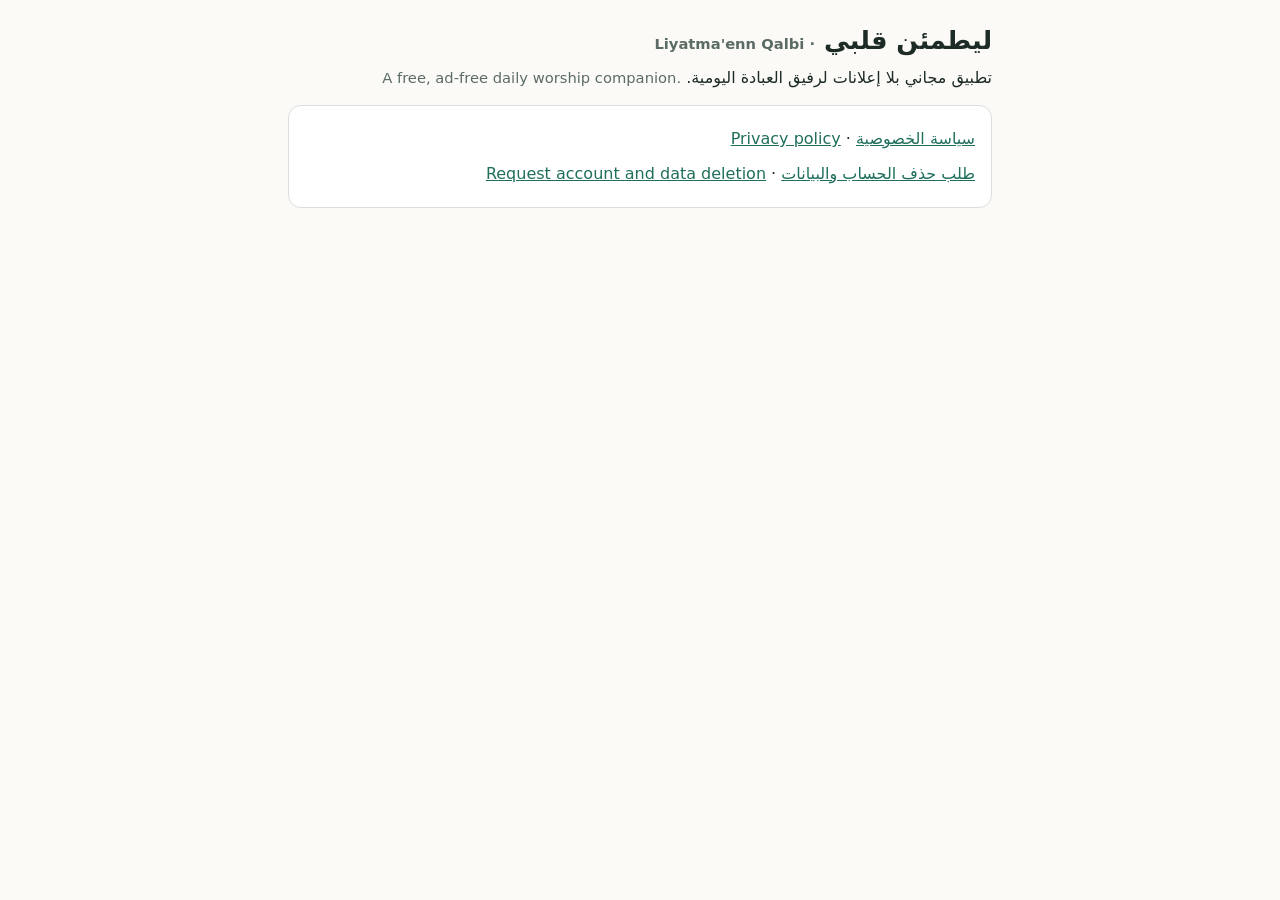
<file: index.html>
<!doctype html>
<html lang="ar" dir="rtl">
<head>
<meta charset="utf-8">
<meta name="viewport" content="width=device-width, initial-scale=1">
<title>ليطمئن قلبي · Liyatma'enn Qalbi</title>
<meta name="description" content="Privacy policy and account deletion for the Liyatma'enn Qalbi app.">
<link rel="stylesheet" href="style.css">
</head>
<body>
<main>
<h1>ليطمئن قلبي <span class="muted">· Liyatma'enn Qalbi</span></h1>
<p>تطبيق مجاني بلا إعلانات لرفيق العبادة اليومية. <span class="muted" dir="ltr" lang="en">A free, ad-free daily worship companion.</span></p>
<div class="card">
<p><a href="privacy.html">سياسة الخصوصية</a> · <a href="privacy.html#en" lang="en" dir="ltr">Privacy policy</a></p>
<p><a href="delete-account.html">طلب حذف الحساب والبيانات</a> · <a href="delete-account.html#en" lang="en" dir="ltr">Request account and data deletion</a></p>
</div>
</main>
</body>
</html>
</file>
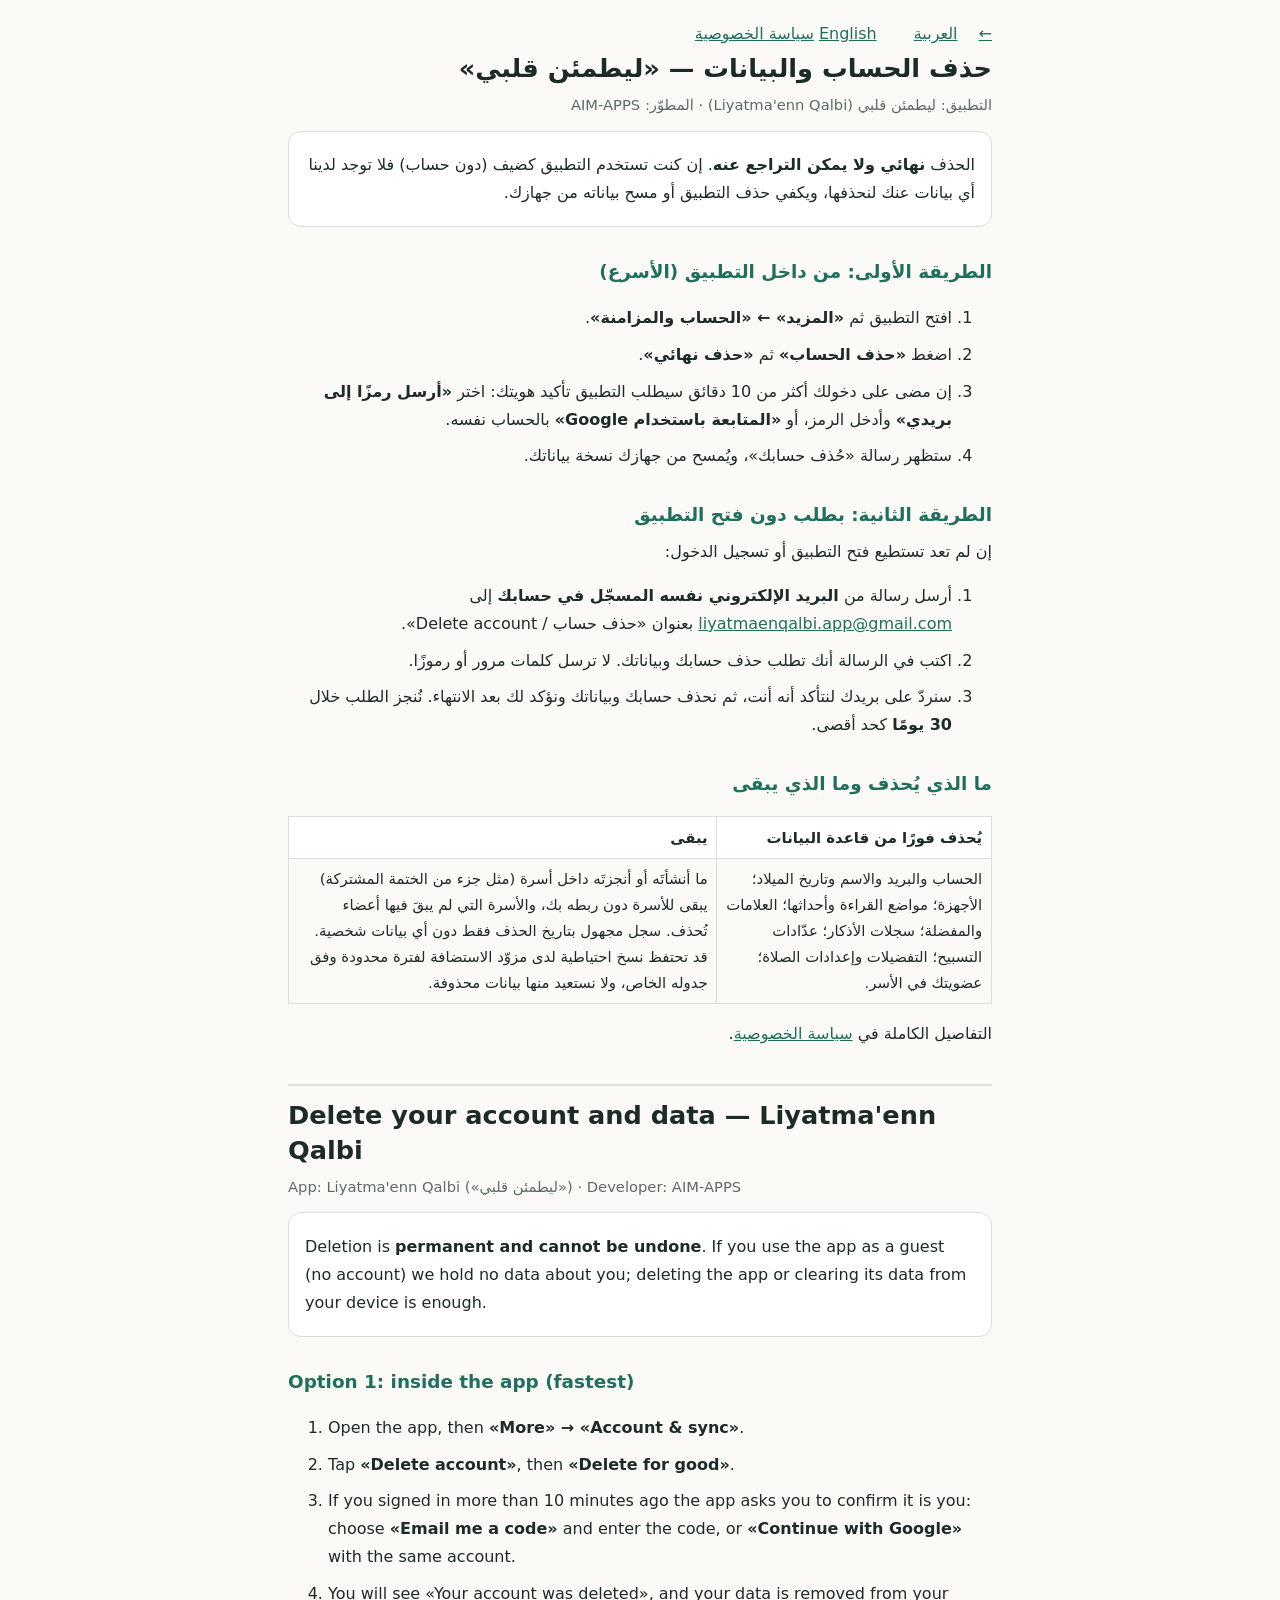
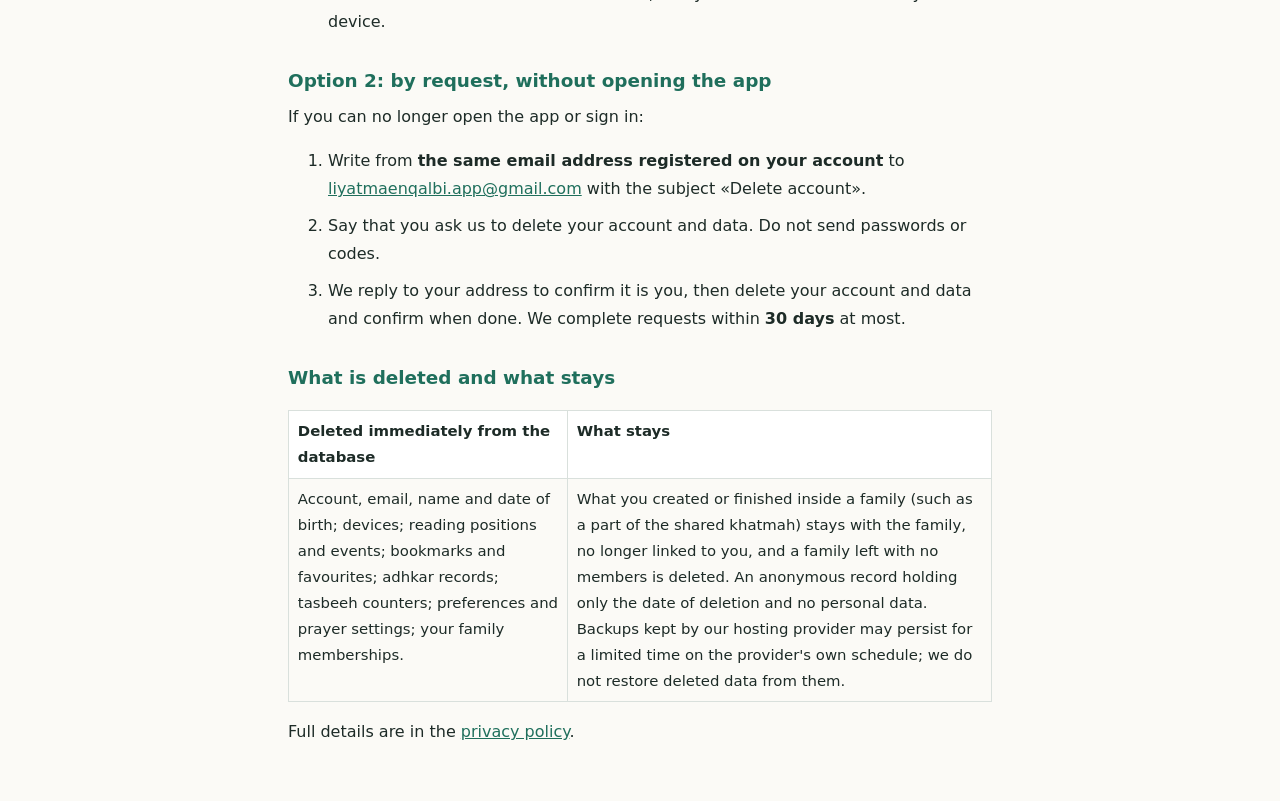
<file: delete-account.html>
<!doctype html>
<html lang="ar" dir="rtl">
<head>
<meta charset="utf-8">
<meta name="viewport" content="width=device-width, initial-scale=1">
<title>حذف الحساب والبيانات · Delete account and data — ليطمئن قلبي</title>
<meta name="description" content="How to delete your Liyatma'enn Qalbi account and data, in the app or by request.">
<link rel="stylesheet" href="style.css">
</head>
<body>
<main>
<nav><a href="index.html">←</a> <a href="#ar">العربية</a> <a href="#en" lang="en" dir="ltr">English</a> <a href="privacy.html">سياسة الخصوصية</a></nav>

<section id="ar" lang="ar" dir="rtl">
<h1>حذف الحساب والبيانات — «ليطمئن قلبي»</h1>
<p class="muted">التطبيق: ليطمئن قلبي (Liyatma'enn Qalbi) · المطوّر: AIM-APPS</p>

<div class="card"><p>الحذف <strong>نهائي ولا يمكن التراجع عنه</strong>. إن كنت تستخدم التطبيق كضيف (دون حساب) فلا توجد لدينا أي بيانات عنك لنحذفها، ويكفي حذف التطبيق أو مسح بياناته من جهازك.</p></div>

<h2>الطريقة الأولى: من داخل التطبيق (الأسرع)</h2>
<ol>
<li>افتح التطبيق ثم <strong>«المزيد» ← «الحساب والمزامنة»</strong>.</li>
<li>اضغط <strong>«حذف الحساب»</strong> ثم <strong>«حذف نهائي»</strong>.</li>
<li>إن مضى على دخولك أكثر من 10 دقائق سيطلب التطبيق تأكيد هويتك: اختر <strong>«أرسل رمزًا إلى بريدي»</strong> وأدخل الرمز، أو <strong>«المتابعة باستخدام Google»</strong> بالحساب نفسه.</li>
<li>ستظهر رسالة «حُذف حسابك»، ويُمسح من جهازك نسخة بياناتك.</li>
</ol>

<h2>الطريقة الثانية: بطلب دون فتح التطبيق</h2>
<p>إن لم تعد تستطيع فتح التطبيق أو تسجيل الدخول:</p>
<ol>
<li>أرسل رسالة من <strong>البريد الإلكتروني نفسه المسجّل في حسابك</strong> إلى <a href="mailto:liyatmaenqalbi.app@gmail.com?subject=%D8%AD%D8%B0%D9%81%20%D8%AD%D8%B3%D8%A7%D8%A8%20Delete%20account">liyatmaenqalbi.app@gmail.com</a> بعنوان «حذف حساب / Delete account».</li>
<li>اكتب في الرسالة أنك تطلب حذف حسابك وبياناتك. لا ترسل كلمات مرور أو رموزًا.</li>
<li>سنردّ على بريدك لنتأكد أنه أنت، ثم نحذف حسابك وبياناتك ونؤكد لك بعد الانتهاء. نُنجز الطلب خلال <strong>30 يومًا</strong> كحد أقصى.</li>
</ol>

<h2>ما الذي يُحذف وما الذي يبقى</h2>
<div class="table-wrap"><table>
<tr><th>يُحذف فورًا من قاعدة البيانات</th><th>يبقى</th></tr>
<tr><td>الحساب والبريد والاسم وتاريخ الميلاد؛ الأجهزة؛ مواضع القراءة وأحداثها؛ العلامات والمفضلة؛ سجلات الأذكار؛ عدّادات التسبيح؛ التفضيلات وإعدادات الصلاة؛ عضويتك في الأسر.</td>
<td>ما أنشأتَه أو أنجزتَه داخل أسرة (مثل جزء من الختمة المشتركة) يبقى للأسرة دون ربطه بك، والأسرة التي لم يبقَ فيها أعضاء تُحذف. سجل مجهول بتاريخ الحذف فقط دون أي بيانات شخصية. قد تحتفظ نسخ احتياطية لدى مزوّد الاستضافة لفترة محدودة وفق جدوله الخاص، ولا نستعيد منها بيانات محذوفة.</td></tr>
</table></div>

<p>التفاصيل الكاملة في <a href="privacy.html">سياسة الخصوصية</a>.</p>
</section>

<section id="en" class="lang" lang="en" dir="ltr">
<h1>Delete your account and data — Liyatma'enn Qalbi</h1>
<p class="muted">App: Liyatma'enn Qalbi («ليطمئن قلبي») · Developer: AIM-APPS</p>

<div class="card"><p>Deletion is <strong>permanent and cannot be undone</strong>. If you use the app as a guest (no account) we hold no data about you; deleting the app or clearing its data from your device is enough.</p></div>

<h2>Option 1: inside the app (fastest)</h2>
<ol>
<li>Open the app, then <strong>«More» → «Account &amp; sync»</strong>.</li>
<li>Tap <strong>«Delete account»</strong>, then <strong>«Delete for good»</strong>.</li>
<li>If you signed in more than 10 minutes ago the app asks you to confirm it is you: choose <strong>«Email me a code»</strong> and enter the code, or <strong>«Continue with Google»</strong> with the same account.</li>
<li>You will see «Your account was deleted», and your data is removed from your device.</li>
</ol>

<h2>Option 2: by request, without opening the app</h2>
<p>If you can no longer open the app or sign in:</p>
<ol>
<li>Write from <strong>the same email address registered on your account</strong> to <a href="mailto:liyatmaenqalbi.app@gmail.com?subject=Delete%20account">liyatmaenqalbi.app@gmail.com</a> with the subject «Delete account».</li>
<li>Say that you ask us to delete your account and data. Do not send passwords or codes.</li>
<li>We reply to your address to confirm it is you, then delete your account and data and confirm when done. We complete requests within <strong>30 days</strong> at most.</li>
</ol>

<h2>What is deleted and what stays</h2>
<div class="table-wrap"><table>
<tr><th>Deleted immediately from the database</th><th>What stays</th></tr>
<tr><td>Account, email, name and date of birth; devices; reading positions and events; bookmarks and favourites; adhkar records; tasbeeh counters; preferences and prayer settings; your family memberships.</td>
<td>What you created or finished inside a family (such as a part of the shared khatmah) stays with the family, no longer linked to you, and a family left with no members is deleted. An anonymous record holding only the date of deletion and no personal data. Backups kept by our hosting provider may persist for a limited time on the provider's own schedule; we do not restore deleted data from them.</td></tr>
</table></div>

<p>Full details are in the <a href="privacy.html#en">privacy policy</a>.</p>
</section>
</main>
</body>
</html>
</file>
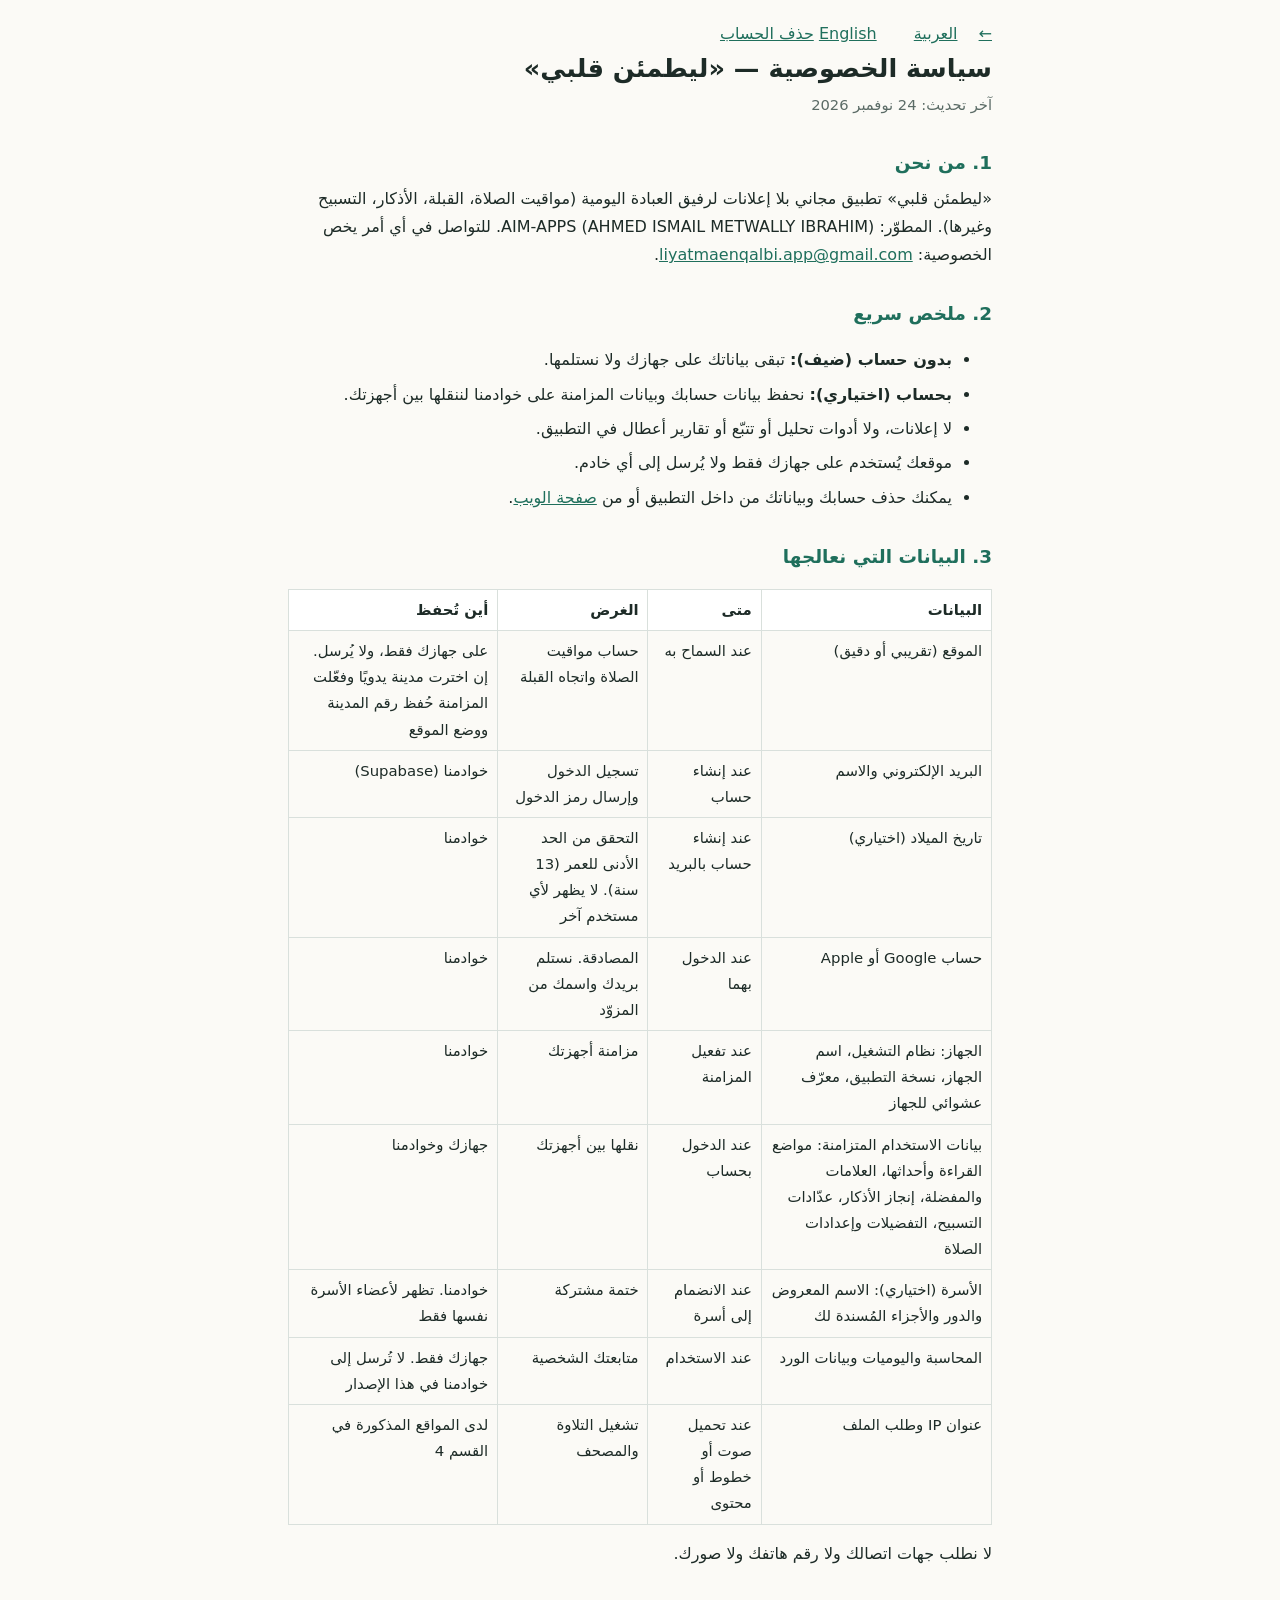
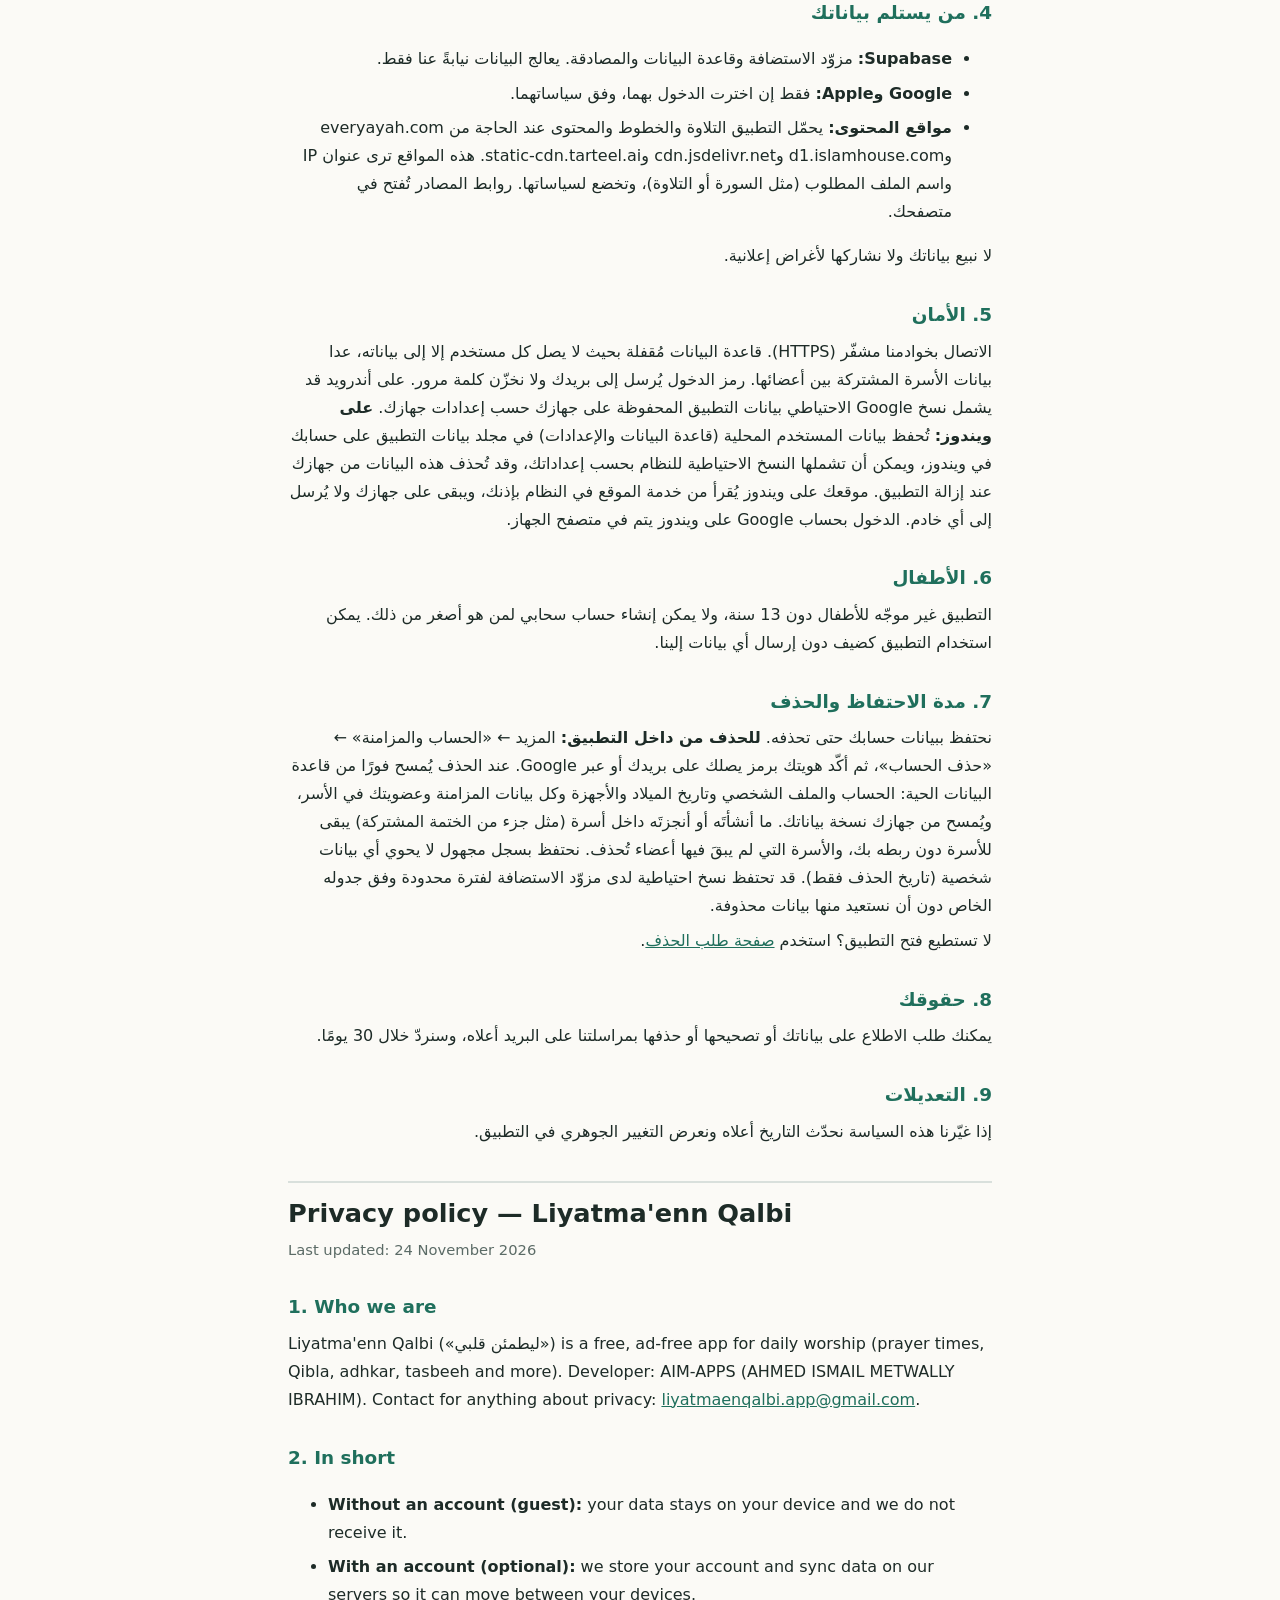
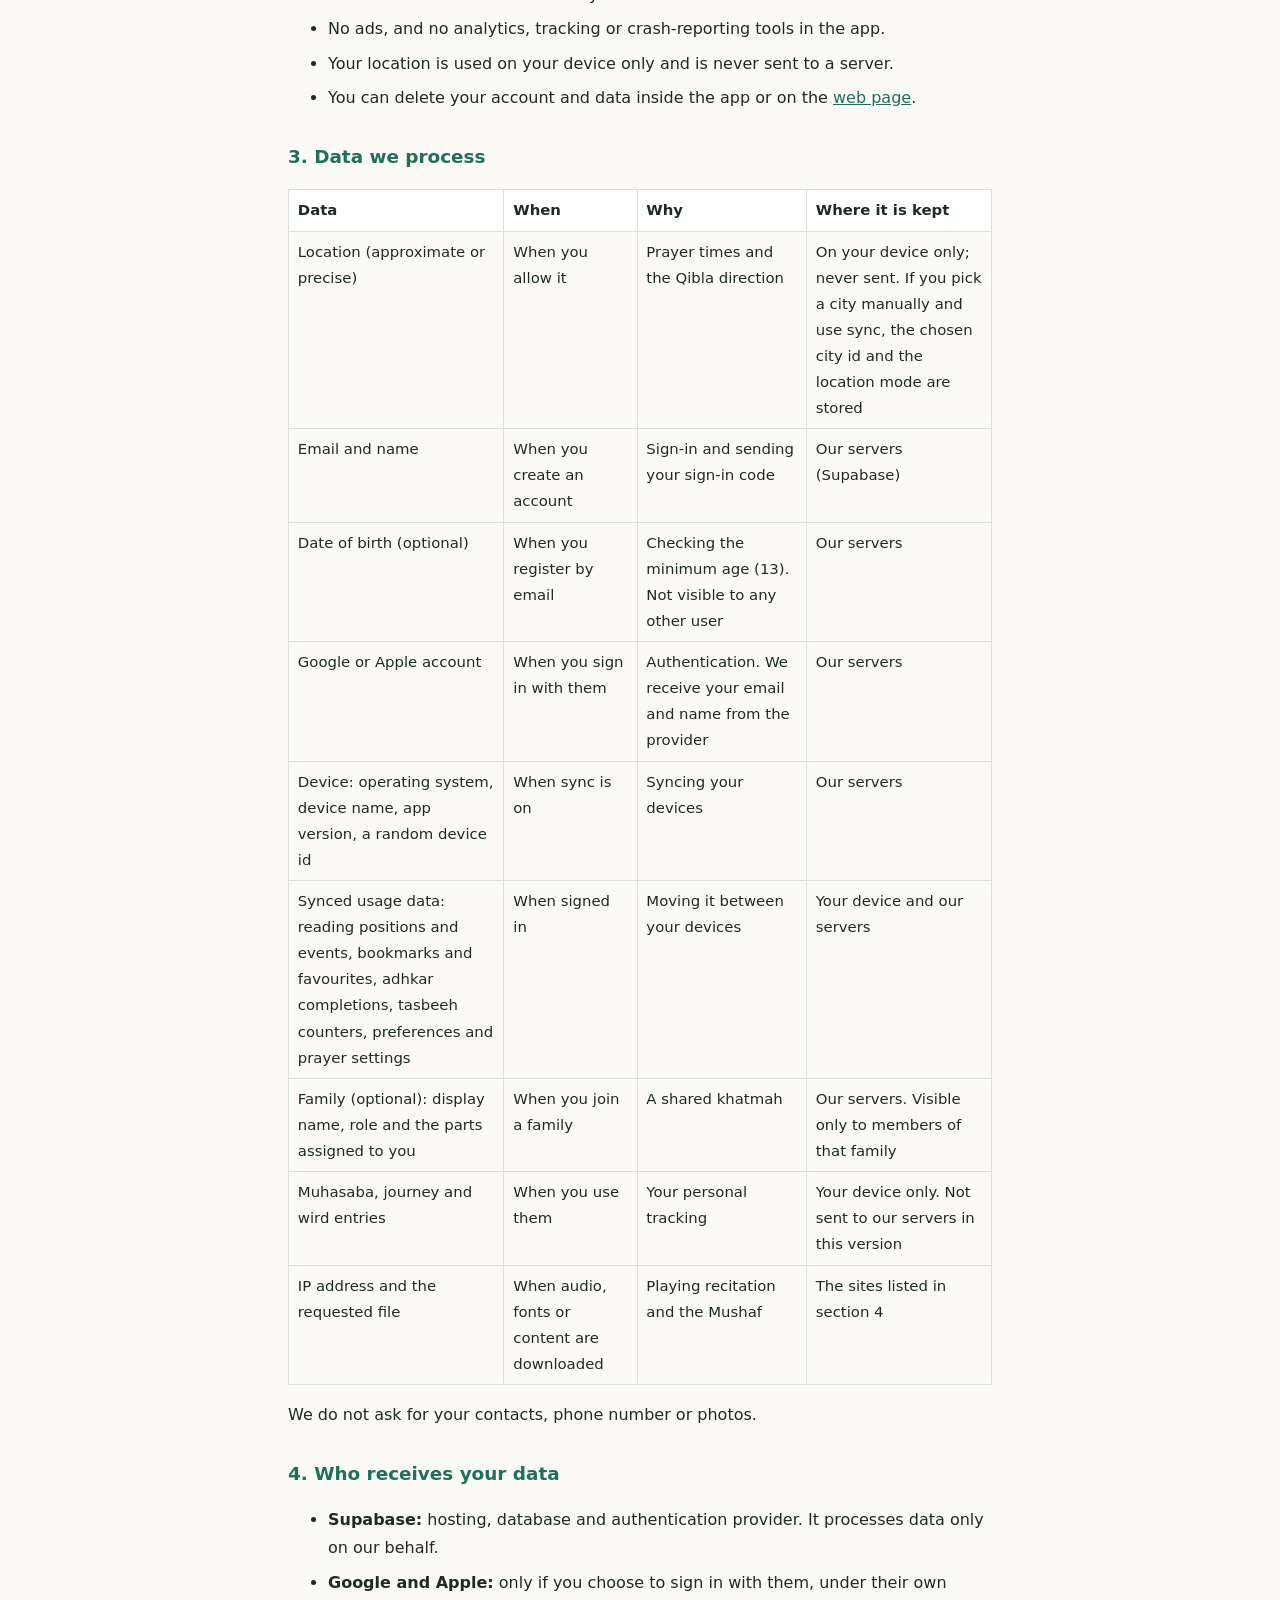
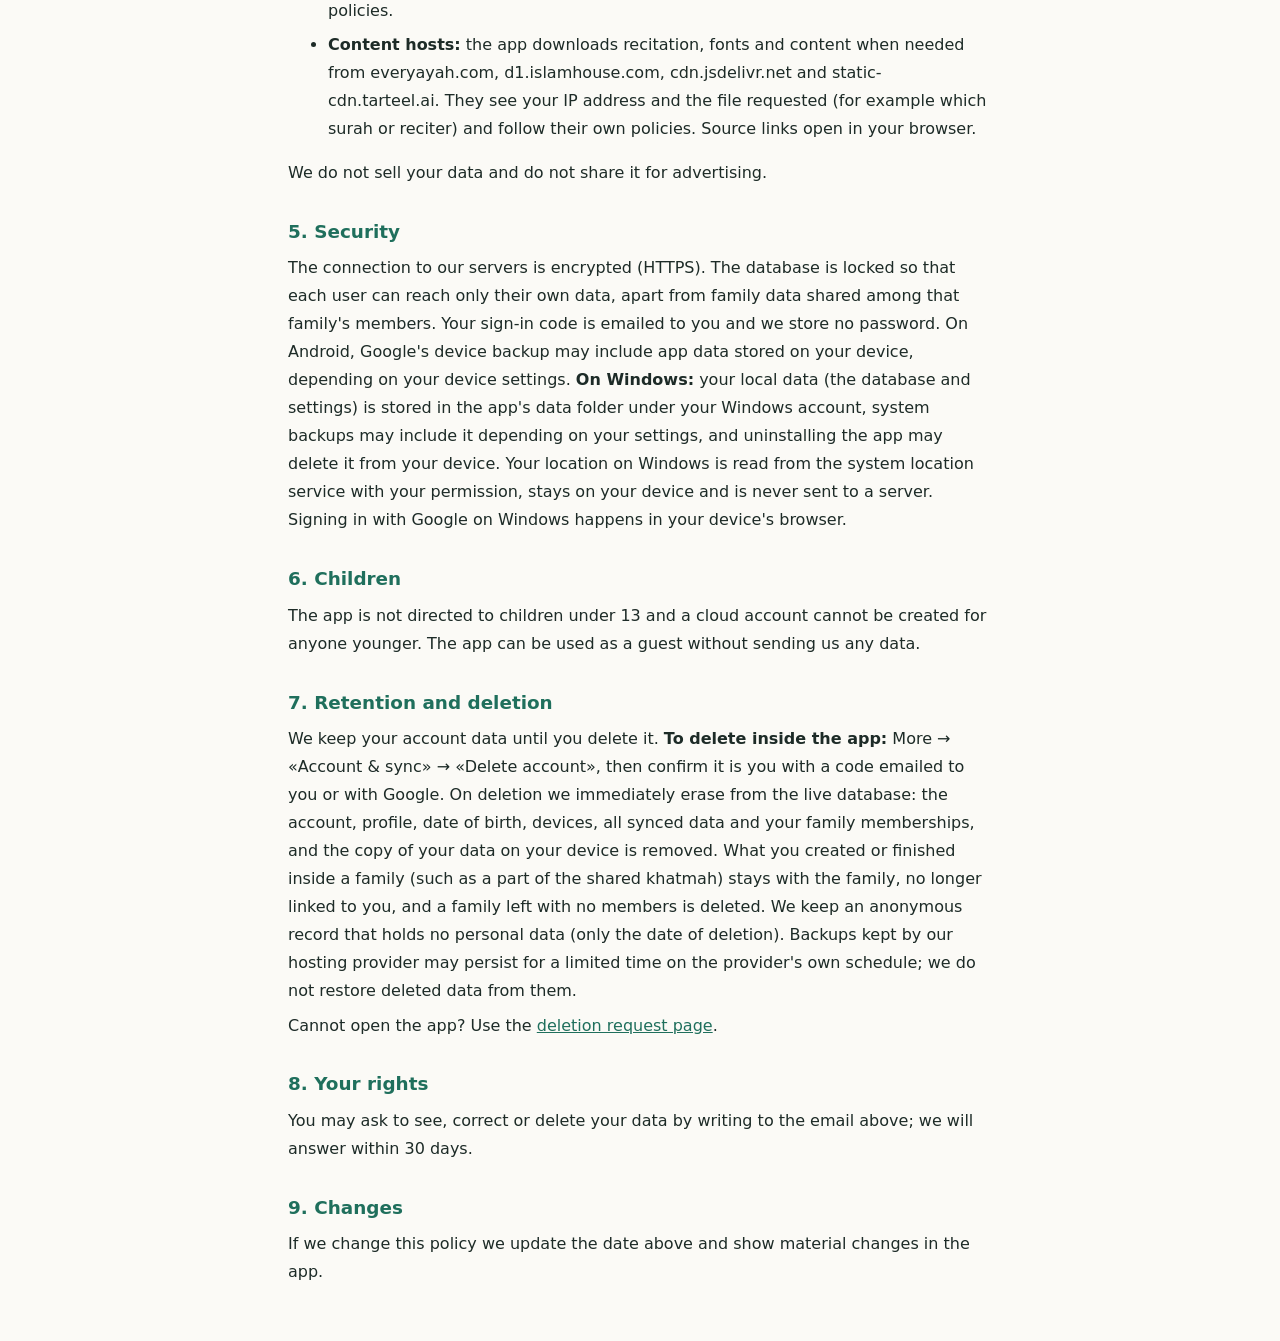
<file: privacy.html>
<!doctype html>
<html lang="ar" dir="rtl">
<head>
<meta charset="utf-8">
<meta name="viewport" content="width=device-width, initial-scale=1">
<title>سياسة الخصوصية · Privacy policy — ليطمئن قلبي</title>
<meta name="description" content="Privacy policy of the Liyatma'enn Qalbi app.">
<link rel="stylesheet" href="style.css">
</head>
<body>
<main>
<nav><a href="index.html">←</a> <a href="#ar">العربية</a> <a href="#en" lang="en" dir="ltr">English</a> <a href="delete-account.html">حذف الحساب</a></nav>

<section id="ar" lang="ar" dir="rtl">
<h1>سياسة الخصوصية — «ليطمئن قلبي»</h1>
<p class="muted">آخر تحديث: 24 نوفمبر 2026</p>

<h2>1. من نحن</h2>
<p>«ليطمئن قلبي» تطبيق مجاني بلا إعلانات لرفيق العبادة اليومية (مواقيت الصلاة، القبلة، الأذكار، التسبيح وغيرها). المطوّر: AIM-APPS (AHMED ISMAIL METWALLY IBRAHIM). للتواصل في أي أمر يخص الخصوصية: <a href="mailto:liyatmaenqalbi.app@gmail.com">liyatmaenqalbi.app@gmail.com</a>.</p>

<h2>2. ملخص سريع</h2>
<ul>
<li><strong>بدون حساب (ضيف):</strong> تبقى بياناتك على جهازك ولا نستلمها.</li>
<li><strong>بحساب (اختياري):</strong> نحفظ بيانات حسابك وبيانات المزامنة على خوادمنا لننقلها بين أجهزتك.</li>
<li>لا إعلانات، ولا أدوات تحليل أو تتبّع أو تقارير أعطال في التطبيق.</li>
<li>موقعك يُستخدم على جهازك فقط ولا يُرسل إلى أي خادم.</li>
<li>يمكنك حذف حسابك وبياناتك من داخل التطبيق أو من <a href="delete-account.html">صفحة الويب</a>.</li>
</ul>

<h2>3. البيانات التي نعالجها</h2>
<div class="table-wrap"><table>
<tr><th>البيانات</th><th>متى</th><th>الغرض</th><th>أين تُحفظ</th></tr>
<tr><td>الموقع (تقريبي أو دقيق)</td><td>عند السماح به</td><td>حساب مواقيت الصلاة واتجاه القبلة</td><td>على جهازك فقط، ولا يُرسل. إن اخترت مدينة يدويًا وفعّلت المزامنة حُفظ رقم المدينة ووضع الموقع</td></tr>
<tr><td>البريد الإلكتروني والاسم</td><td>عند إنشاء حساب</td><td>تسجيل الدخول وإرسال رمز الدخول</td><td>خوادمنا (Supabase)</td></tr>
<tr><td>تاريخ الميلاد (اختياري)</td><td>عند إنشاء حساب بالبريد</td><td>التحقق من الحد الأدنى للعمر (13 سنة). لا يظهر لأي مستخدم آخر</td><td>خوادمنا</td></tr>
<tr><td>حساب Google أو Apple</td><td>عند الدخول بهما</td><td>المصادقة. نستلم بريدك واسمك من المزوّد</td><td>خوادمنا</td></tr>
<tr><td>الجهاز: نظام التشغيل، اسم الجهاز، نسخة التطبيق، معرّف عشوائي للجهاز</td><td>عند تفعيل المزامنة</td><td>مزامنة أجهزتك</td><td>خوادمنا</td></tr>
<tr><td>بيانات الاستخدام المتزامنة: مواضع القراءة وأحداثها، العلامات والمفضلة، إنجاز الأذكار، عدّادات التسبيح، التفضيلات وإعدادات الصلاة</td><td>عند الدخول بحساب</td><td>نقلها بين أجهزتك</td><td>جهازك وخوادمنا</td></tr>
<tr><td>الأسرة (اختياري): الاسم المعروض والدور والأجزاء المُسندة لك</td><td>عند الانضمام إلى أسرة</td><td>ختمة مشتركة</td><td>خوادمنا. تظهر لأعضاء الأسرة نفسها فقط</td></tr>
<tr><td>المحاسبة واليوميات وبيانات الورد</td><td>عند الاستخدام</td><td>متابعتك الشخصية</td><td>جهازك فقط. لا تُرسل إلى خوادمنا في هذا الإصدار</td></tr>
<tr><td>عنوان IP وطلب الملف</td><td>عند تحميل صوت أو خطوط أو محتوى</td><td>تشغيل التلاوة والمصحف</td><td>لدى المواقع المذكورة في القسم 4</td></tr>
</table></div>
<p>لا نطلب جهات اتصالك ولا رقم هاتفك ولا صورك.</p>

<h2>4. من يستلم بياناتك</h2>
<ul>
<li><strong>Supabase:</strong> مزوّد الاستضافة وقاعدة البيانات والمصادقة. يعالج البيانات نيابةً عنا فقط.</li>
<li><strong>Google وApple:</strong> فقط إن اخترت الدخول بهما، وفق سياساتهما.</li>
<li><strong>مواقع المحتوى:</strong> يحمّل التطبيق التلاوة والخطوط والمحتوى عند الحاجة من everyayah.com وd1.islamhouse.com وcdn.jsdelivr.net وstatic-cdn.tarteel.ai. هذه المواقع ترى عنوان IP واسم الملف المطلوب (مثل السورة أو التلاوة)، وتخضع لسياساتها. روابط المصادر تُفتح في متصفحك.</li>
</ul>
<p>لا نبيع بياناتك ولا نشاركها لأغراض إعلانية.</p>

<h2>5. الأمان</h2>
<p>الاتصال بخوادمنا مشفّر (HTTPS). قاعدة البيانات مُقفلة بحيث لا يصل كل مستخدم إلا إلى بياناته، عدا بيانات الأسرة المشتركة بين أعضائها. رمز الدخول يُرسل إلى بريدك ولا نخزّن كلمة مرور. على أندرويد قد يشمل نسخ Google الاحتياطي بيانات التطبيق المحفوظة على جهازك حسب إعدادات جهازك. <strong>على ويندوز:</strong> تُحفظ بيانات المستخدم المحلية (قاعدة البيانات والإعدادات) في مجلد بيانات التطبيق على حسابك في ويندوز، ويمكن أن تشملها النسخ الاحتياطية للنظام بحسب إعداداتك، وقد تُحذف هذه البيانات من جهازك عند إزالة التطبيق. موقعك على ويندوز يُقرأ من خدمة الموقع في النظام بإذنك، ويبقى على جهازك ولا يُرسل إلى أي خادم. الدخول بحساب Google على ويندوز يتم في متصفح الجهاز.</p>

<h2>6. الأطفال</h2>
<p>التطبيق غير موجّه للأطفال دون 13 سنة، ولا يمكن إنشاء حساب سحابي لمن هو أصغر من ذلك. يمكن استخدام التطبيق كضيف دون إرسال أي بيانات إلينا.</p>

<h2>7. مدة الاحتفاظ والحذف</h2>
<p>نحتفظ ببيانات حسابك حتى تحذفه. <strong>للحذف من داخل التطبيق:</strong> المزيد ← «الحساب والمزامنة» ← «حذف الحساب»، ثم أكّد هويتك برمز يصلك على بريدك أو عبر Google. عند الحذف يُمسح فورًا من قاعدة البيانات الحية: الحساب والملف الشخصي وتاريخ الميلاد والأجهزة وكل بيانات المزامنة وعضويتك في الأسر، ويُمسح من جهازك نسخة بياناتك. ما أنشأتَه أو أنجزتَه داخل أسرة (مثل جزء من الختمة المشتركة) يبقى للأسرة دون ربطه بك، والأسرة التي لم يبقَ فيها أعضاء تُحذف. نحتفظ بسجل مجهول لا يحوي أي بيانات شخصية (تاريخ الحذف فقط). قد تحتفظ نسخ احتياطية لدى مزوّد الاستضافة لفترة محدودة وفق جدوله الخاص دون أن نستعيد منها بيانات محذوفة.</p>
<p>لا تستطيع فتح التطبيق؟ استخدم <a href="delete-account.html">صفحة طلب الحذف</a>.</p>

<h2>8. حقوقك</h2>
<p>يمكنك طلب الاطلاع على بياناتك أو تصحيحها أو حذفها بمراسلتنا على البريد أعلاه، وسنردّ خلال 30 يومًا.</p>

<h2>9. التعديلات</h2>
<p>إذا غيّرنا هذه السياسة نحدّث التاريخ أعلاه ونعرض التغيير الجوهري في التطبيق.</p>
</section>

<section id="en" class="lang" lang="en" dir="ltr">
<h1>Privacy policy — Liyatma'enn Qalbi</h1>
<p class="muted">Last updated: 24 November 2026</p>

<h2>1. Who we are</h2>
<p>Liyatma'enn Qalbi («ليطمئن قلبي») is a free, ad-free app for daily worship (prayer times, Qibla, adhkar, tasbeeh and more). Developer: AIM-APPS (AHMED ISMAIL METWALLY IBRAHIM). Contact for anything about privacy: <a href="mailto:liyatmaenqalbi.app@gmail.com">liyatmaenqalbi.app@gmail.com</a>.</p>

<h2>2. In short</h2>
<ul>
<li><strong>Without an account (guest):</strong> your data stays on your device and we do not receive it.</li>
<li><strong>With an account (optional):</strong> we store your account and sync data on our servers so it can move between your devices.</li>
<li>No ads, and no analytics, tracking or crash-reporting tools in the app.</li>
<li>Your location is used on your device only and is never sent to a server.</li>
<li>You can delete your account and data inside the app or on the <a href="delete-account.html#en">web page</a>.</li>
</ul>

<h2>3. Data we process</h2>
<div class="table-wrap"><table>
<tr><th>Data</th><th>When</th><th>Why</th><th>Where it is kept</th></tr>
<tr><td>Location (approximate or precise)</td><td>When you allow it</td><td>Prayer times and the Qibla direction</td><td>On your device only; never sent. If you pick a city manually and use sync, the chosen city id and the location mode are stored</td></tr>
<tr><td>Email and name</td><td>When you create an account</td><td>Sign-in and sending your sign-in code</td><td>Our servers (Supabase)</td></tr>
<tr><td>Date of birth (optional)</td><td>When you register by email</td><td>Checking the minimum age (13). Not visible to any other user</td><td>Our servers</td></tr>
<tr><td>Google or Apple account</td><td>When you sign in with them</td><td>Authentication. We receive your email and name from the provider</td><td>Our servers</td></tr>
<tr><td>Device: operating system, device name, app version, a random device id</td><td>When sync is on</td><td>Syncing your devices</td><td>Our servers</td></tr>
<tr><td>Synced usage data: reading positions and events, bookmarks and favourites, adhkar completions, tasbeeh counters, preferences and prayer settings</td><td>When signed in</td><td>Moving it between your devices</td><td>Your device and our servers</td></tr>
<tr><td>Family (optional): display name, role and the parts assigned to you</td><td>When you join a family</td><td>A shared khatmah</td><td>Our servers. Visible only to members of that family</td></tr>
<tr><td>Muhasaba, journey and wird entries</td><td>When you use them</td><td>Your personal tracking</td><td>Your device only. Not sent to our servers in this version</td></tr>
<tr><td>IP address and the requested file</td><td>When audio, fonts or content are downloaded</td><td>Playing recitation and the Mushaf</td><td>The sites listed in section 4</td></tr>
</table></div>
<p>We do not ask for your contacts, phone number or photos.</p>

<h2>4. Who receives your data</h2>
<ul>
<li><strong>Supabase:</strong> hosting, database and authentication provider. It processes data only on our behalf.</li>
<li><strong>Google and Apple:</strong> only if you choose to sign in with them, under their own policies.</li>
<li><strong>Content hosts:</strong> the app downloads recitation, fonts and content when needed from everyayah.com, d1.islamhouse.com, cdn.jsdelivr.net and static-cdn.tarteel.ai. They see your IP address and the file requested (for example which surah or reciter) and follow their own policies. Source links open in your browser.</li>
</ul>
<p>We do not sell your data and do not share it for advertising.</p>

<h2>5. Security</h2>
<p>The connection to our servers is encrypted (HTTPS). The database is locked so that each user can reach only their own data, apart from family data shared among that family's members. Your sign-in code is emailed to you and we store no password. On Android, Google's device backup may include app data stored on your device, depending on your device settings. <strong>On Windows:</strong> your local data (the database and settings) is stored in the app's data folder under your Windows account, system backups may include it depending on your settings, and uninstalling the app may delete it from your device. Your location on Windows is read from the system location service with your permission, stays on your device and is never sent to a server. Signing in with Google on Windows happens in your device's browser.</p>

<h2>6. Children</h2>
<p>The app is not directed to children under 13 and a cloud account cannot be created for anyone younger. The app can be used as a guest without sending us any data.</p>

<h2>7. Retention and deletion</h2>
<p>We keep your account data until you delete it. <strong>To delete inside the app:</strong> More → «Account &amp; sync» → «Delete account», then confirm it is you with a code emailed to you or with Google. On deletion we immediately erase from the live database: the account, profile, date of birth, devices, all synced data and your family memberships, and the copy of your data on your device is removed. What you created or finished inside a family (such as a part of the shared khatmah) stays with the family, no longer linked to you, and a family left with no members is deleted. We keep an anonymous record that holds no personal data (only the date of deletion). Backups kept by our hosting provider may persist for a limited time on the provider's own schedule; we do not restore deleted data from them.</p>
<p>Cannot open the app? Use the <a href="delete-account.html#en">deletion request page</a>.</p>

<h2>8. Your rights</h2>
<p>You may ask to see, correct or delete your data by writing to the email above; we will answer within 30 days.</p>

<h2>9. Changes</h2>
<p>If we change this policy we update the date above and show material changes in the app.</p>
</section>
</main>
</body>
</html>
</file>
<file: style.css>
:root{--bg:#fbfaf6;--fg:#1d2b27;--muted:#5b6b66;--line:#d9e0dc;--accent:#1f6f5c;--card:#fff}
@media (prefers-color-scheme:dark){:root{--bg:#10201c;--fg:#e8f0ed;--muted:#a7b8b2;--line:#2b403a;--accent:#6fcfb4;--card:#162a25}}
*{box-sizing:border-box}
body{margin:0;background:var(--bg);color:var(--fg);font:16px/1.75 system-ui,-apple-system,"Segoe UI",Tahoma,sans-serif}
main{max-width:46rem;margin:0 auto;padding:1.25rem 1rem 3rem}
h1{font-size:1.6rem;line-height:1.35;margin:.2rem 0 .4rem}
h2{font-size:1.15rem;margin:1.8rem 0 .4rem;color:var(--accent)}
p,li{margin:.4rem 0}
a{color:var(--accent)}
.muted{color:var(--muted);font-size:.92rem}
.lang{border-top:2px solid var(--line);margin-top:2.2rem;padding-top:.6rem}
.card{background:var(--card);border:1px solid var(--line);border-radius:.8rem;padding:.8rem 1rem;margin:.8rem 0}
table{width:100%;border-collapse:collapse;margin:.6rem 0;font-size:.93rem}
th,td{border:1px solid var(--line);padding:.45rem .55rem;vertical-align:top;text-align:start}
th{background:var(--card)}
.table-wrap{overflow-x:auto}
nav a{margin-inline-end:1rem}
ol li{margin:.55rem 0}
</file>
